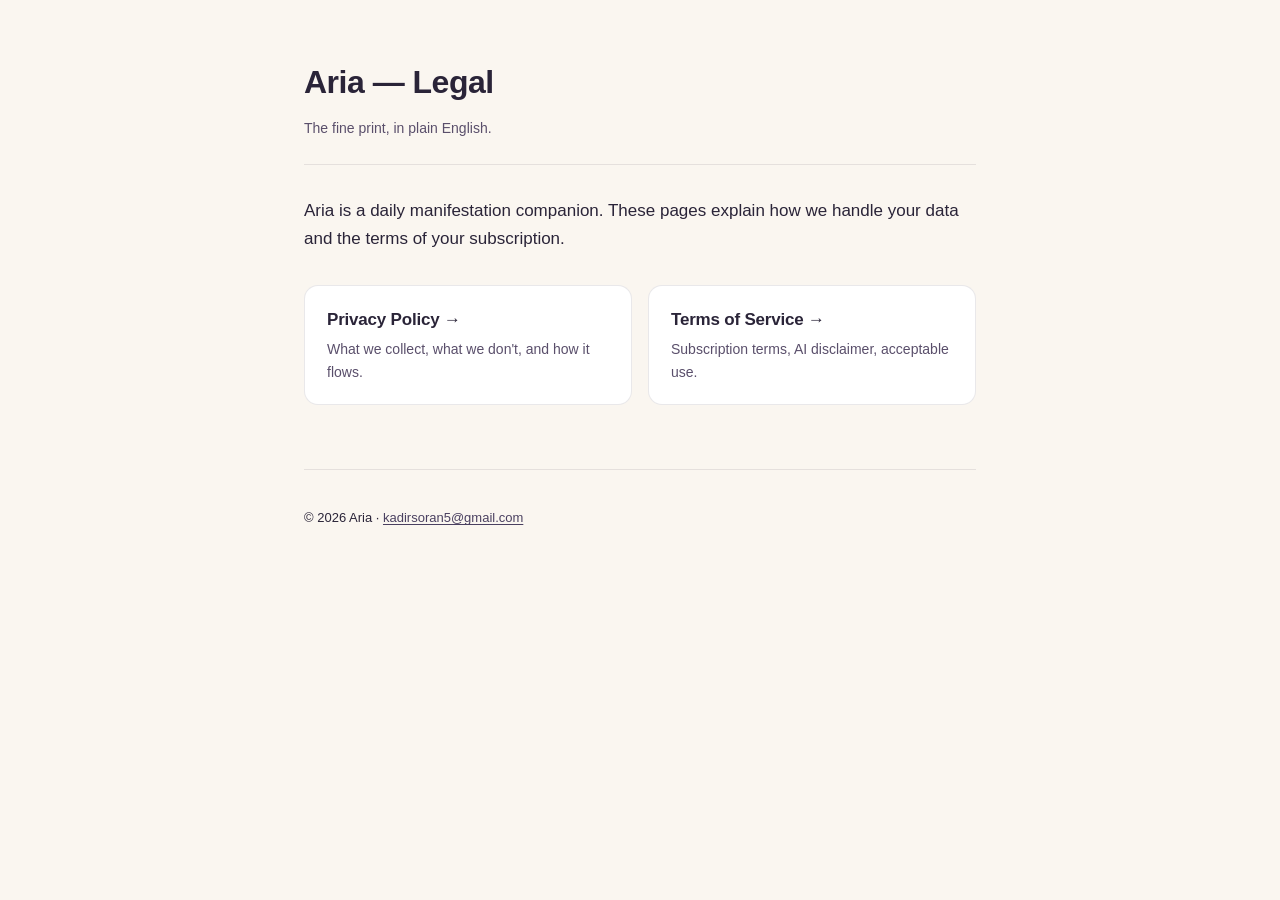
<file: index.html>
<!DOCTYPE html>
<html lang="en">
<head>
    <meta charset="UTF-8" />
    <meta name="viewport" content="width=device-width, initial-scale=1" />
    <title>Aria — Legal</title>
    <link rel="stylesheet" href="style.css" />
</head>
<body>
<main>
    <header>
        <h1>Aria — Legal</h1>
        <p>The fine print, in plain English.</p>
    </header>

    <p>Aria is a daily manifestation companion. These pages explain how
    we handle your data and the terms of your subscription.</p>

    <div class="cards">
        <a class="card" href="privacy.html">
            <h2>Privacy Policy →</h2>
            <p>What we collect, what we don't, and how it flows.</p>
        </a>
        <a class="card" href="terms.html">
            <h2>Terms of Service →</h2>
            <p>Subscription terms, AI disclaimer, acceptable use.</p>
        </a>
    </div>

    <footer>
        <p>© 2026 Aria · <a href="mailto:kadirsoran5@gmail.com">kadirsoran5@gmail.com</a></p>
    </footer>
</main>
</body>
</html>
</file>
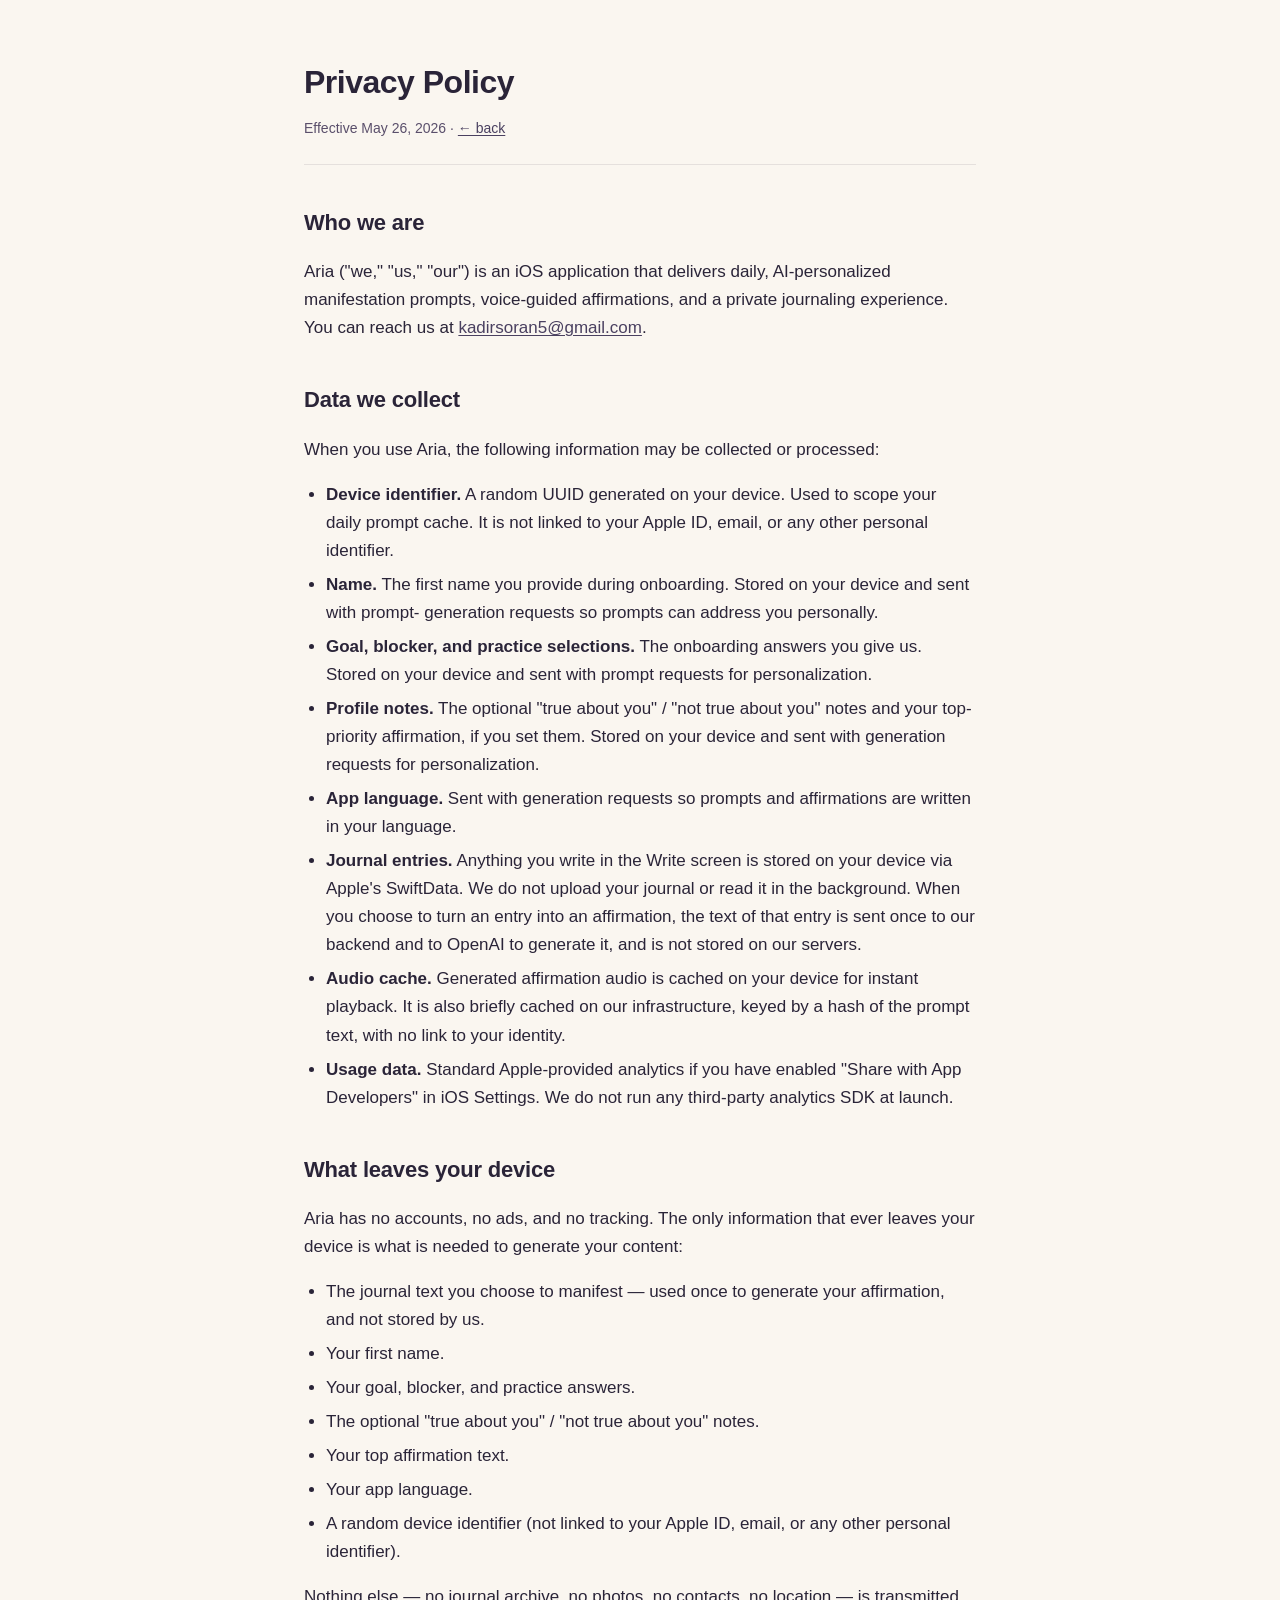
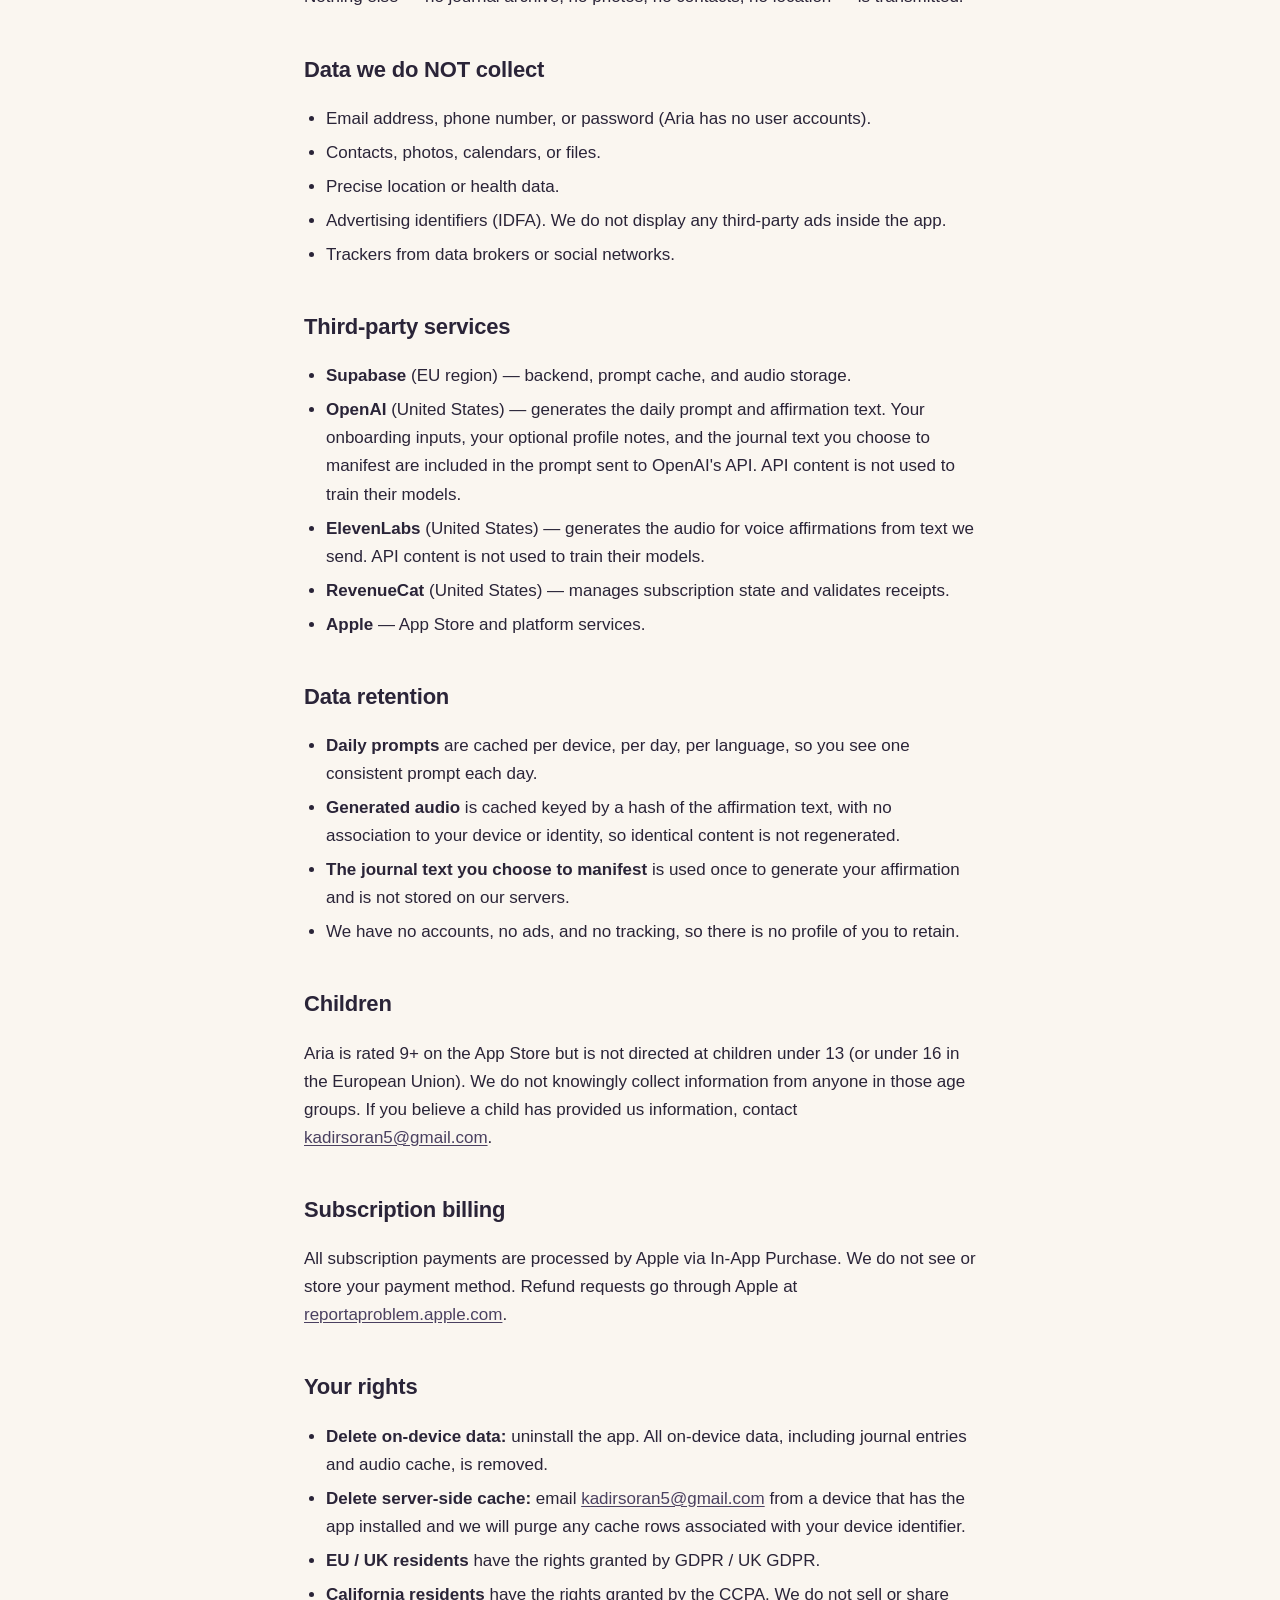
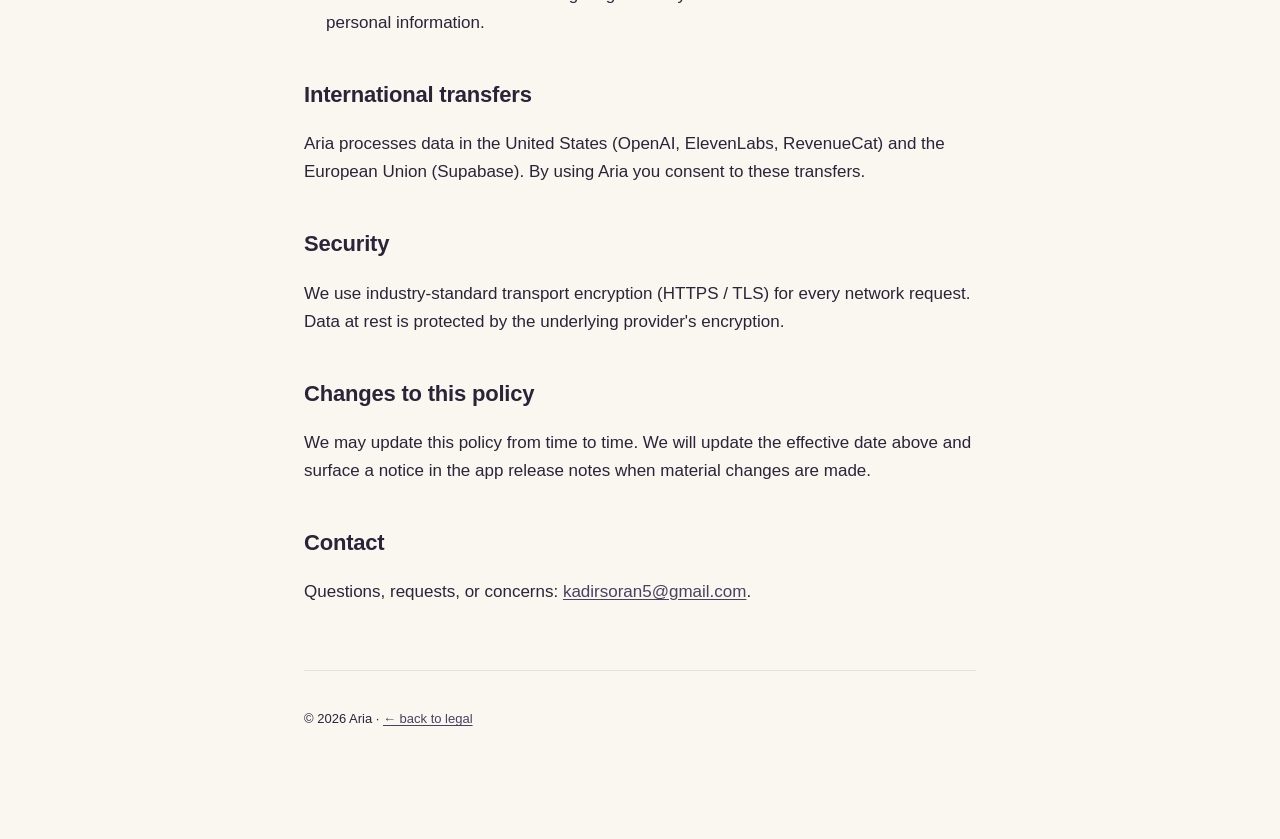
<file: privacy.html>
<!DOCTYPE html>
<html lang="en">
<head>
    <meta charset="UTF-8" />
    <meta name="viewport" content="width=device-width, initial-scale=1" />
    <title>Aria — Privacy Policy</title>
    <link rel="stylesheet" href="style.css" />
</head>
<body>
<main>
    <header>
        <h1>Privacy Policy</h1>
        <p>Effective May 26, 2026 · <a href="index.html">← back</a></p>
    </header>

    <h2>Who we are</h2>
    <p>Aria ("we," "us," "our") is an iOS application that delivers
    daily, AI-personalized manifestation prompts, voice-guided
    affirmations, and a private journaling experience. You can reach
    us at <a href="mailto:kadirsoran5@gmail.com">kadirsoran5@gmail.com</a>.</p>

    <h2>Data we collect</h2>
    <p>When you use Aria, the following information may be collected
    or processed:</p>
    <ul>
        <li><strong>Device identifier.</strong> A random UUID generated
        on your device. Used to scope your daily prompt cache. It is
        not linked to your Apple ID, email, or any other personal
        identifier.</li>
        <li><strong>Name.</strong> The first name you provide during
        onboarding. Stored on your device and sent with prompt-
        generation requests so prompts can address you personally.</li>
        <li><strong>Goal, blocker, and practice selections.</strong>
        The onboarding answers you give us. Stored on your device and
        sent with prompt requests for personalization.</li>
        <li><strong>Profile notes.</strong> The optional "true about
        you" / "not true about you" notes and your top-priority
        affirmation, if you set them. Stored on your device and sent
        with generation requests for personalization.</li>
        <li><strong>App language.</strong> Sent with generation
        requests so prompts and affirmations are written in your
        language.</li>
        <li><strong>Journal entries.</strong> Anything you write in the
        Write screen is stored on your device via Apple's SwiftData.
        We do not upload your journal or read it in the background.
        When you choose to turn an entry into an affirmation, the text
        of that entry is sent once to our backend and to OpenAI to
        generate it, and is not stored on our servers.</li>
        <li><strong>Audio cache.</strong> Generated affirmation audio
        is cached on your device for instant playback. It is also
        briefly cached on our infrastructure, keyed by a hash of the
        prompt text, with no link to your identity.</li>
        <li><strong>Usage data.</strong> Standard Apple-provided
        analytics if you have enabled "Share with App Developers" in
        iOS Settings. We do not run any third-party analytics SDK at
        launch.</li>
    </ul>

    <h2>What leaves your device</h2>
    <p>Aria has no accounts, no ads, and no tracking. The only
    information that ever leaves your device is what is needed to
    generate your content:</p>
    <ul>
        <li>The journal text you choose to manifest — used once to
        generate your affirmation, and not stored by us.</li>
        <li>Your first name.</li>
        <li>Your goal, blocker, and practice answers.</li>
        <li>The optional "true about you" / "not true about you"
        notes.</li>
        <li>Your top affirmation text.</li>
        <li>Your app language.</li>
        <li>A random device identifier (not linked to your Apple ID,
        email, or any other personal identifier).</li>
    </ul>
    <p>Nothing else — no journal archive, no photos, no contacts, no
    location — is transmitted.</p>

    <h2>Data we do NOT collect</h2>
    <ul>
        <li>Email address, phone number, or password (Aria has no user
        accounts).</li>
        <li>Contacts, photos, calendars, or files.</li>
        <li>Precise location or health data.</li>
        <li>Advertising identifiers (IDFA). We do not display any
        third-party ads inside the app.</li>
        <li>Trackers from data brokers or social networks.</li>
    </ul>

    <h2>Third-party services</h2>
    <ul>
        <li><strong>Supabase</strong> (EU region) — backend, prompt
        cache, and audio storage.</li>
        <li><strong>OpenAI</strong> (United States) — generates the
        daily prompt and affirmation text. Your onboarding inputs,
        your optional profile notes, and the journal text you choose
        to manifest are included in the prompt sent to OpenAI's API.
        API content is not used to train their models.</li>
        <li><strong>ElevenLabs</strong> (United States) — generates
        the audio for voice affirmations from text we send. API
        content is not used to train their models.</li>
        <li><strong>RevenueCat</strong> (United States) — manages
        subscription state and validates receipts.</li>
        <li><strong>Apple</strong> — App Store and platform services.</li>
    </ul>

    <h2>Data retention</h2>
    <ul>
        <li><strong>Daily prompts</strong> are cached per device, per
        day, per language, so you see one consistent prompt each
        day.</li>
        <li><strong>Generated audio</strong> is cached keyed by a hash
        of the affirmation text, with no association to your device or
        identity, so identical content is not regenerated.</li>
        <li><strong>The journal text you choose to manifest</strong> is
        used once to generate your affirmation and is not stored on
        our servers.</li>
        <li>We have no accounts, no ads, and no tracking, so there is
        no profile of you to retain.</li>
    </ul>

    <h2>Children</h2>
    <p>Aria is rated 9+ on the App Store but is not directed at
    children under 13 (or under 16 in the European Union). We do not
    knowingly collect information from anyone in those age groups. If
    you believe a child has provided us information, contact
    <a href="mailto:kadirsoran5@gmail.com">kadirsoran5@gmail.com</a>.</p>

    <h2>Subscription billing</h2>
    <p>All subscription payments are processed by Apple via In-App
    Purchase. We do not see or store your payment method. Refund
    requests go through Apple at
    <a href="https://reportaproblem.apple.com">reportaproblem.apple.com</a>.</p>

    <h2>Your rights</h2>
    <ul>
        <li><strong>Delete on-device data:</strong> uninstall the app.
        All on-device data, including journal entries and audio cache,
        is removed.</li>
        <li><strong>Delete server-side cache:</strong> email
        <a href="mailto:kadirsoran5@gmail.com">kadirsoran5@gmail.com</a> from a
        device that has the app installed and we will purge any cache
        rows associated with your device identifier.</li>
        <li><strong>EU / UK residents</strong> have the rights granted
        by GDPR / UK GDPR.</li>
        <li><strong>California residents</strong> have the rights
        granted by the CCPA. We do not sell or share personal
        information.</li>
    </ul>

    <h2>International transfers</h2>
    <p>Aria processes data in the United States (OpenAI, ElevenLabs,
    RevenueCat) and the European Union (Supabase). By using Aria you
    consent to these transfers.</p>

    <h2>Security</h2>
    <p>We use industry-standard transport encryption (HTTPS / TLS)
    for every network request. Data at rest is protected by the
    underlying provider's encryption.</p>

    <h2>Changes to this policy</h2>
    <p>We may update this policy from time to time. We will update
    the effective date above and surface a notice in the app release
    notes when material changes are made.</p>

    <h2>Contact</h2>
    <p>Questions, requests, or concerns:
    <a href="mailto:kadirsoran5@gmail.com">kadirsoran5@gmail.com</a>.</p>

    <footer>
        <p>© 2026 Aria · <a href="index.html">← back to legal</a></p>
    </footer>
</main>
</body>
</html>
</file>
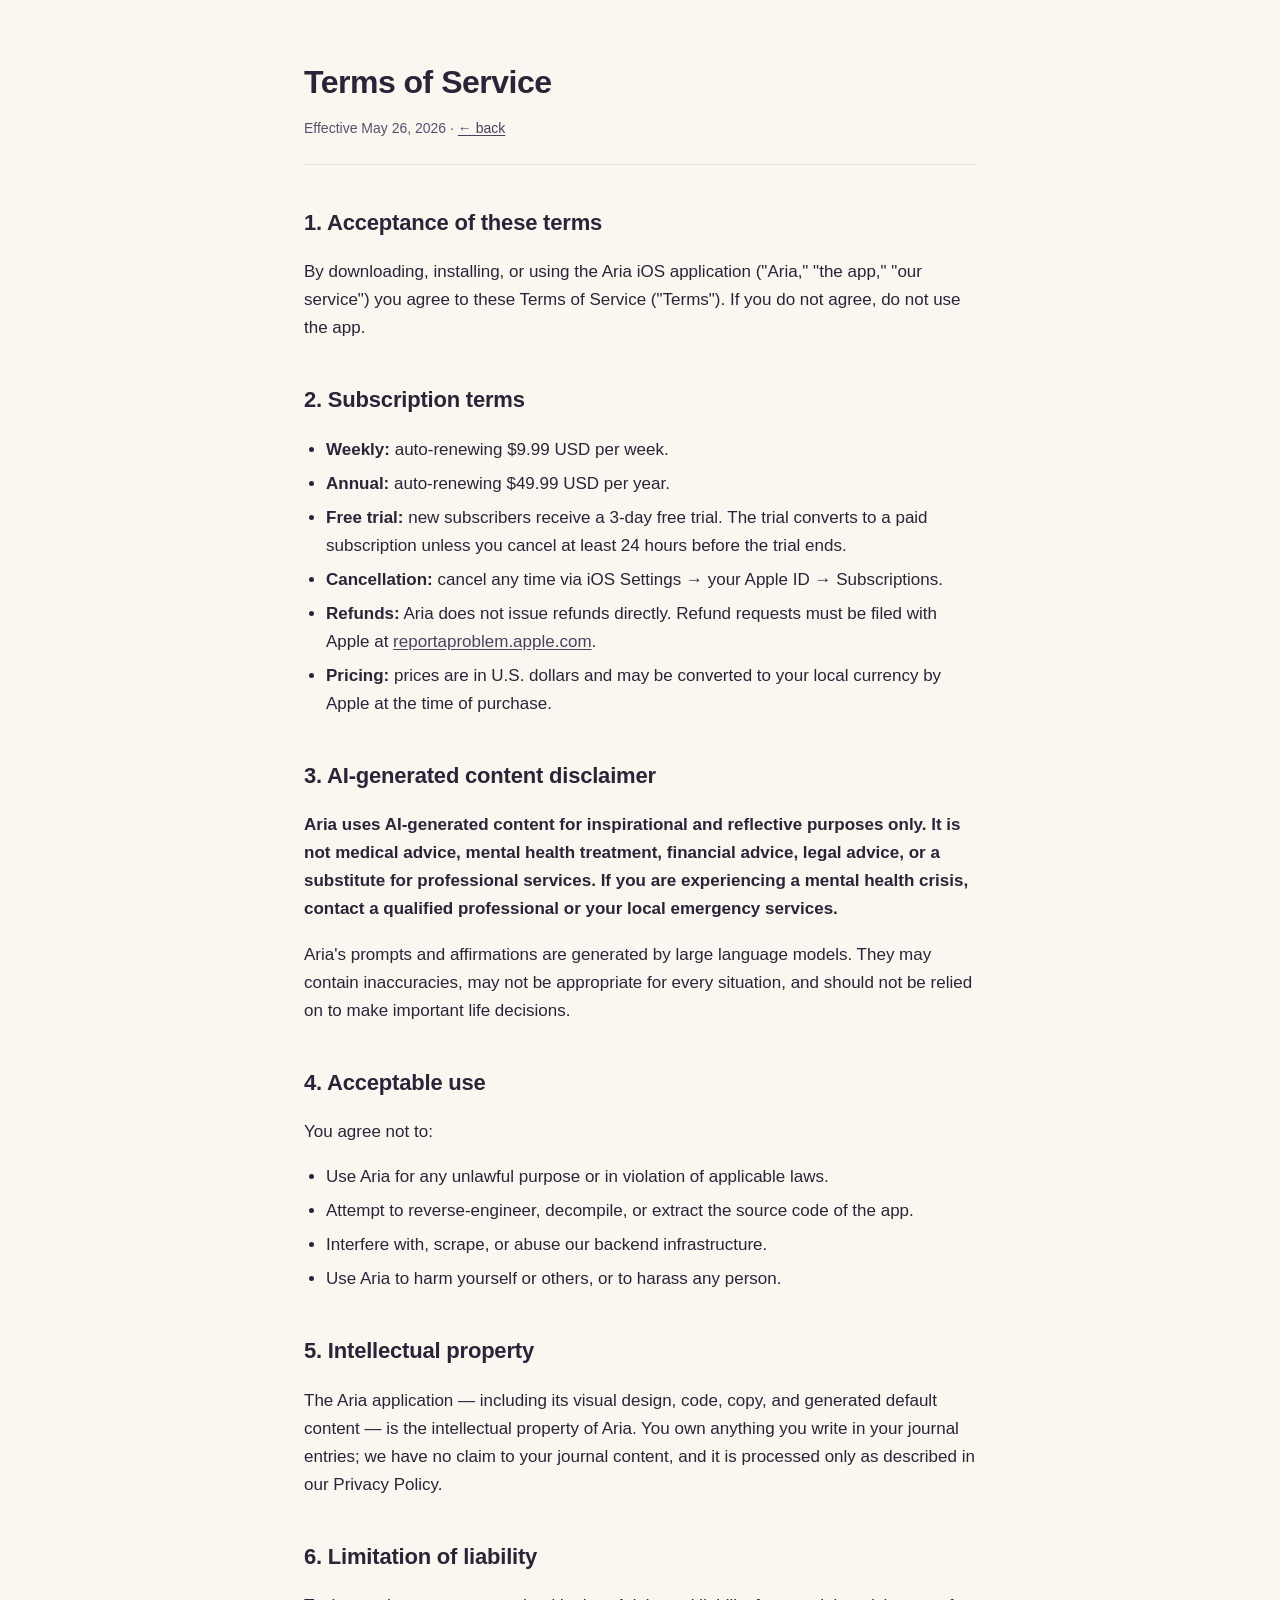
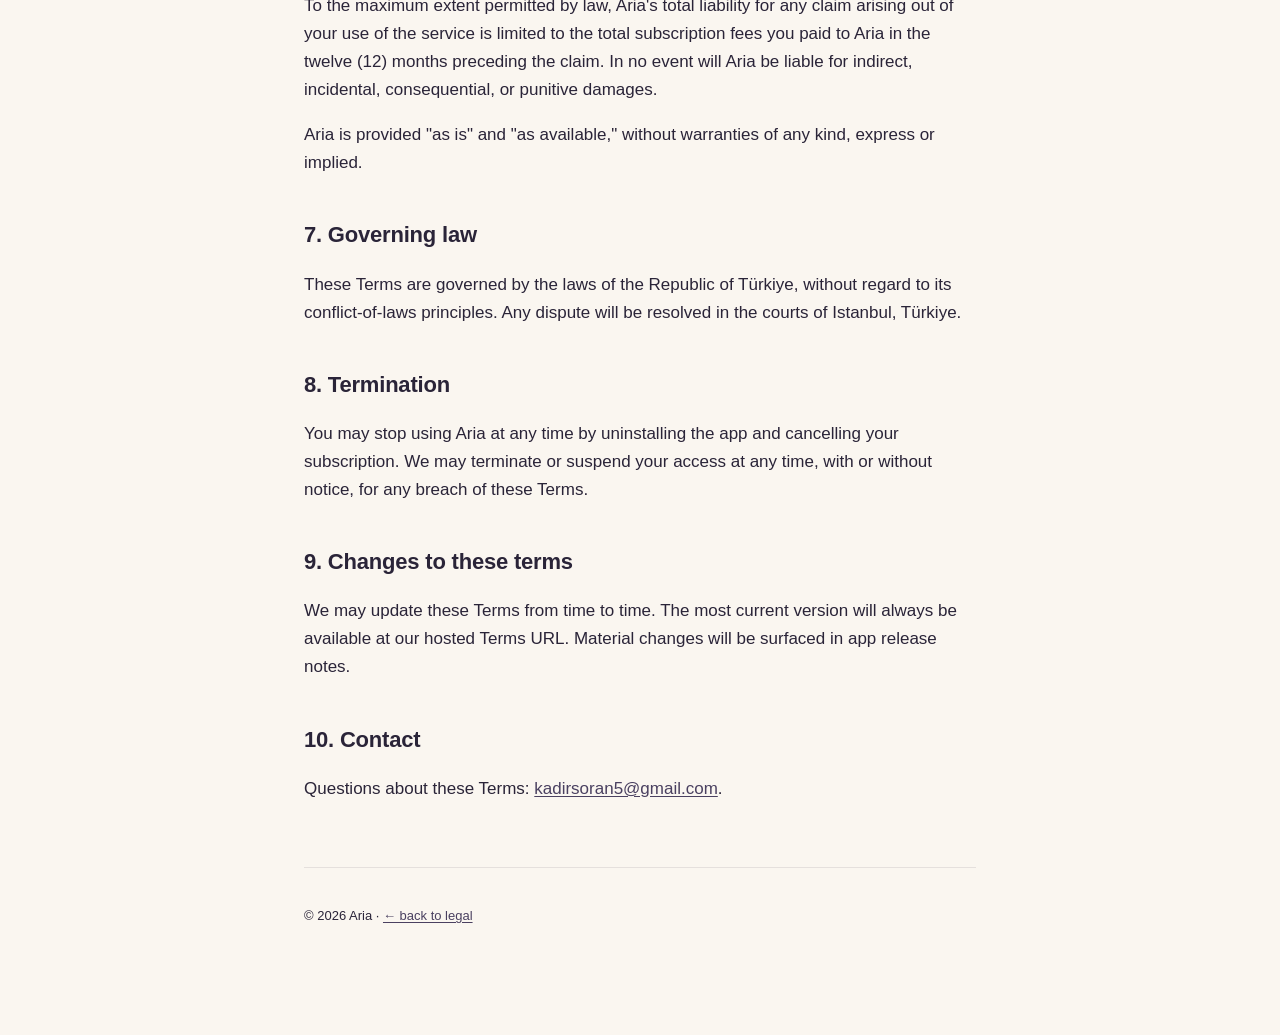
<file: terms.html>
<!DOCTYPE html>
<html lang="en">
<head>
    <meta charset="UTF-8" />
    <meta name="viewport" content="width=device-width, initial-scale=1" />
    <title>Aria — Terms of Service</title>
    <link rel="stylesheet" href="style.css" />
</head>
<body>
<main>
    <header>
        <h1>Terms of Service</h1>
        <p>Effective May 26, 2026 · <a href="index.html">← back</a></p>
    </header>

    <h2>1. Acceptance of these terms</h2>
    <p>By downloading, installing, or using the Aria iOS application
    ("Aria," "the app," "our service") you agree to these Terms of
    Service ("Terms"). If you do not agree, do not use the app.</p>

    <h2>2. Subscription terms</h2>
    <ul>
        <li><strong>Weekly:</strong> auto-renewing $9.99 USD per week.</li>
        <li><strong>Annual:</strong> auto-renewing $49.99 USD per
        year.</li>
        <li><strong>Free trial:</strong> new subscribers receive a
        3-day free trial. The trial converts to a paid subscription
        unless you cancel at least 24 hours before the trial ends.</li>
        <li><strong>Cancellation:</strong> cancel any time via iOS
        Settings → your Apple ID → Subscriptions.</li>
        <li><strong>Refunds:</strong> Aria does not issue refunds
        directly. Refund requests must be filed with Apple at
        <a href="https://reportaproblem.apple.com">reportaproblem.apple.com</a>.</li>
        <li><strong>Pricing:</strong> prices are in U.S. dollars and
        may be converted to your local currency by Apple at the time
        of purchase.</li>
    </ul>

    <h2>3. AI-generated content disclaimer</h2>
    <p><strong>Aria uses AI-generated content for inspirational and
    reflective purposes only. It is not medical advice, mental health
    treatment, financial advice, legal advice, or a substitute for
    professional services. If you are experiencing a mental health
    crisis, contact a qualified professional or your local emergency
    services.</strong></p>
    <p>Aria's prompts and affirmations are generated by large language
    models. They may contain inaccuracies, may not be appropriate for
    every situation, and should not be relied on to make important
    life decisions.</p>

    <h2>4. Acceptable use</h2>
    <p>You agree not to:</p>
    <ul>
        <li>Use Aria for any unlawful purpose or in violation of
        applicable laws.</li>
        <li>Attempt to reverse-engineer, decompile, or extract the
        source code of the app.</li>
        <li>Interfere with, scrape, or abuse our backend
        infrastructure.</li>
        <li>Use Aria to harm yourself or others, or to harass any
        person.</li>
    </ul>

    <h2>5. Intellectual property</h2>
    <p>The Aria application — including its visual design, code, copy,
    and generated default content — is the intellectual property of
    Aria. You own anything you write in your journal entries; we have
    no claim to your journal content, and it is processed only as
    described in our Privacy Policy.</p>

    <h2>6. Limitation of liability</h2>
    <p>To the maximum extent permitted by law, Aria's total liability
    for any claim arising out of your use of the service is limited
    to the total subscription fees you paid to Aria in the twelve (12)
    months preceding the claim. In no event will Aria be liable for
    indirect, incidental, consequential, or punitive damages.</p>
    <p>Aria is provided "as is" and "as available," without warranties
    of any kind, express or implied.</p>

    <h2>7. Governing law</h2>
    <p>These Terms are governed by the laws of the Republic of
    Türkiye, without regard to its conflict-of-laws principles. Any
    dispute will be resolved in the courts of Istanbul, Türkiye.</p>

    <h2>8. Termination</h2>
    <p>You may stop using Aria at any time by uninstalling the app and
    cancelling your subscription. We may terminate or suspend your
    access at any time, with or without notice, for any breach of
    these Terms.</p>

    <h2>9. Changes to these terms</h2>
    <p>We may update these Terms from time to time. The most current
    version will always be available at our hosted Terms URL.
    Material changes will be surfaced in app release notes.</p>

    <h2>10. Contact</h2>
    <p>Questions about these Terms:
    <a href="mailto:kadirsoran5@gmail.com">kadirsoran5@gmail.com</a>.</p>

    <footer>
        <p>© 2026 Aria · <a href="index.html">← back to legal</a></p>
    </footer>
</main>
</body>
</html>
</file>
<file: style.css>
:root {
    --ink: #2A2438;
    --ink-soft: #5A4F6B;
    --bg: #FAF6F0;
    --rule: rgba(42, 36, 56, 0.10);
    --link: #4A4060;
}

* { box-sizing: border-box; }

html, body {
    margin: 0;
    padding: 0;
    background: var(--bg);
    color: var(--ink);
    font-family: -apple-system, BlinkMacSystemFont, "Segoe UI", Roboto, Helvetica, Arial, sans-serif;
    font-size: 17px;
    line-height: 1.65;
    -webkit-font-smoothing: antialiased;
    -moz-osx-font-smoothing: grayscale;
}

main {
    max-width: 720px;
    margin: 0 auto;
    padding: 56px 24px 96px;
}

header {
    border-bottom: 1px solid var(--rule);
    padding-bottom: 24px;
    margin-bottom: 32px;
}

header h1 {
    margin: 0;
    font-size: 32px;
    letter-spacing: -0.5px;
}

header p {
    color: var(--ink-soft);
    margin: 8px 0 0;
    font-size: 14px;
}

h1, h2, h3 {
    color: var(--ink);
    letter-spacing: -0.2px;
}

h2 {
    margin-top: 40px;
    margin-bottom: 12px;
    font-size: 22px;
}

h3 {
    margin-top: 28px;
    margin-bottom: 8px;
    font-size: 17px;
}

p, li {
    color: var(--ink);
}

ul, ol {
    padding-left: 22px;
}

li {
    margin-bottom: 6px;
}

strong {
    font-weight: 600;
}

a {
    color: var(--link);
    text-decoration: underline;
    text-underline-offset: 2px;
}

a:hover { opacity: 0.7; }

hr {
    border: none;
    height: 1px;
    background: var(--rule);
    margin: 32px 0;
}

footer {
    margin-top: 64px;
    padding-top: 24px;
    border-top: 1px solid var(--rule);
    color: var(--ink-soft);
    font-size: 13px;
}

.cards {
    display: grid;
    grid-template-columns: 1fr 1fr;
    gap: 16px;
    margin-top: 32px;
}

.card {
    display: block;
    padding: 20px 22px;
    background: #fff;
    border: 1px solid var(--rule);
    border-radius: 14px;
    text-decoration: none;
    color: var(--ink);
}

.card h2 {
    margin: 0 0 4px;
    font-size: 17px;
}

.card p {
    margin: 0;
    color: var(--ink-soft);
    font-size: 14px;
}

@media (max-width: 540px) {
    .cards { grid-template-columns: 1fr; }
    main { padding: 36px 20px 80px; }
    header h1 { font-size: 26px; }
}
</file>
